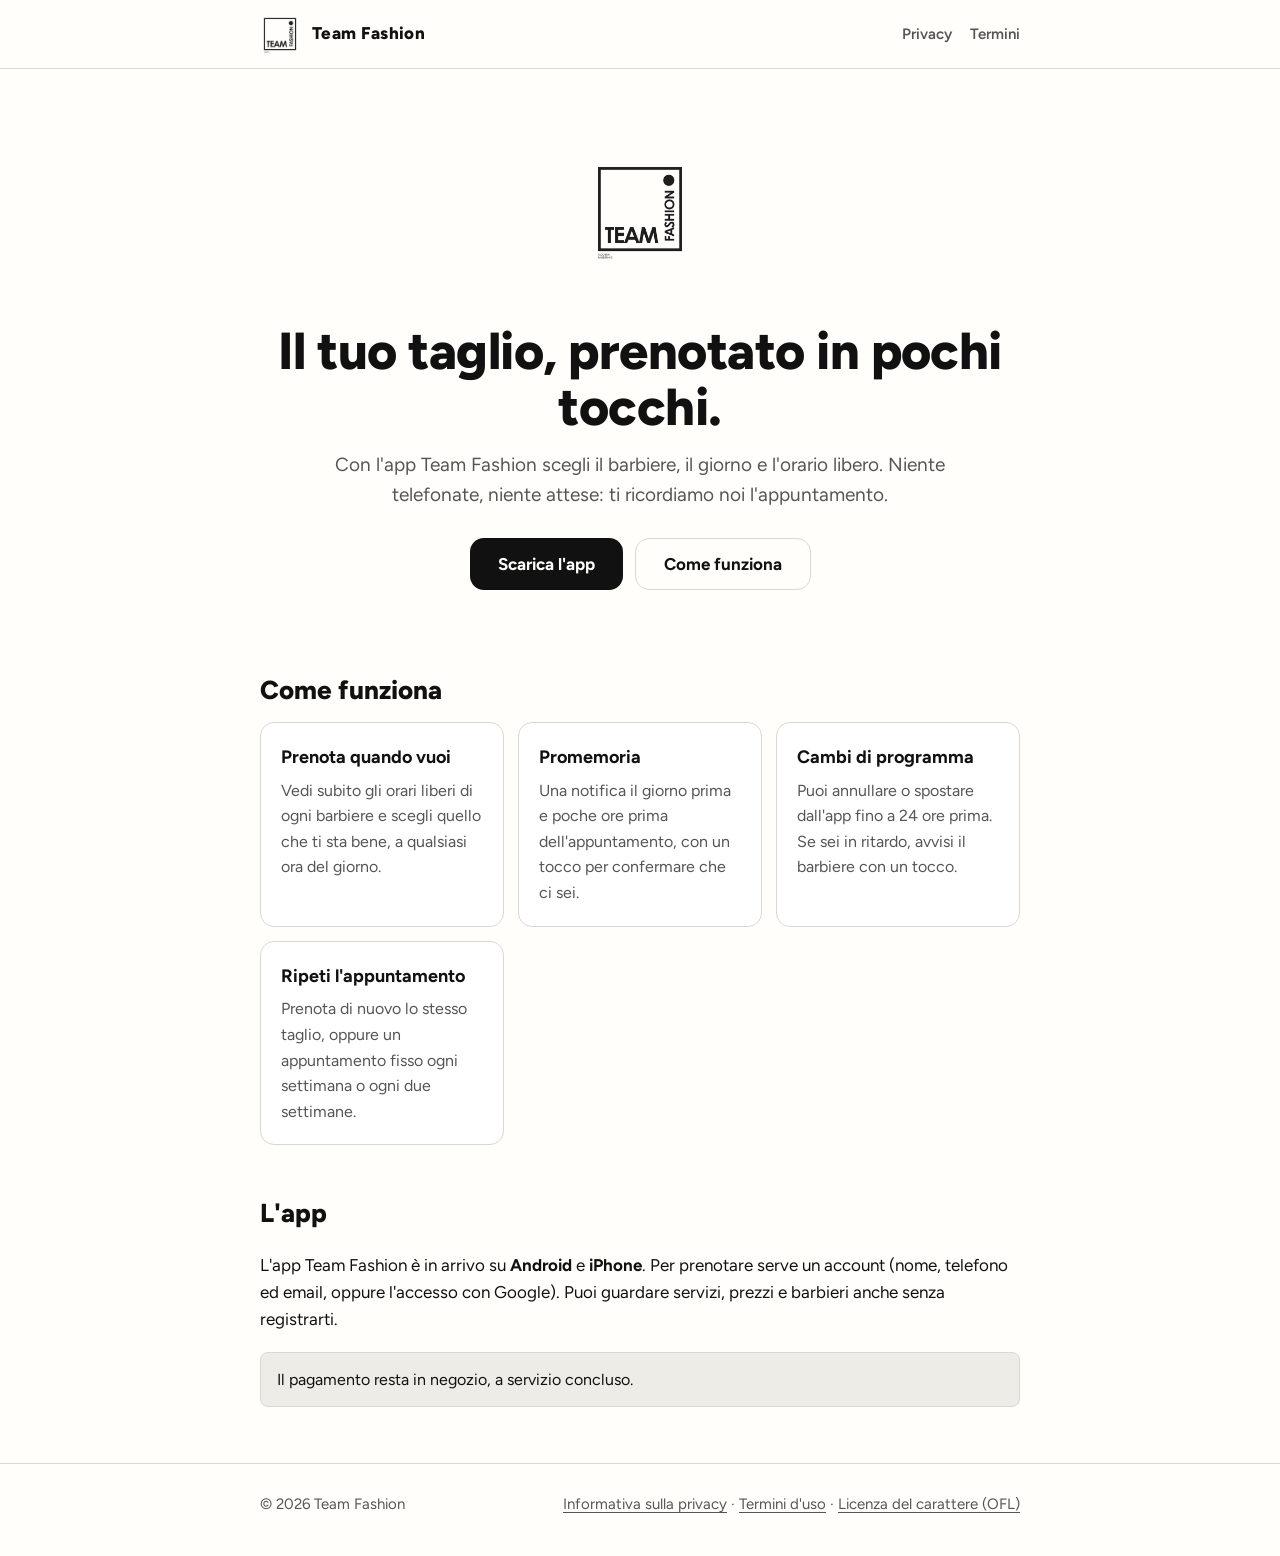
<file: index.html>
<!doctype html>
<html lang="it">
<head>
  <meta charset="utf-8">
  <meta name="viewport" content="width=device-width, initial-scale=1">
  <title>Team Fashion | Modern barbering</title>
  <meta name="description" content="Team Fashion: prenota il tuo taglio dall'app. Scegli il barbiere, il giorno e l'orario, e ricevi i promemoria.">
  <meta name="theme-color" content="#fffefa" media="(prefers-color-scheme: light)">
  <meta name="theme-color" content="#1a1a1c" media="(prefers-color-scheme: dark)">
  <link rel="icon" type="image/png" href="favicon.png">
  <link rel="stylesheet" href="style.css">
</head>
<body>
  <header class="top">
    <div class="wrap">
      <a class="brand" href="./"><img src="favicon.png" alt="" width="40" height="40"><span>Team Fashion</span></a>
      <nav class="links" aria-label="Pagine">
        <a href="privacy.html">Privacy</a>
        <a href="termini.html">Termini</a>
      </nav>
    </div>
  </header>

  <main>
    <section class="hero wrap">
      <img class="logo" src="logo.png" alt="Logo Team Fashion, Modern Barbering" width="168" height="168">
      <h1>Il tuo taglio, prenotato in pochi tocchi.</h1>
      <p class="lead">Con l'app Team Fashion scegli il barbiere, il giorno e l'orario libero. Niente telefonate, niente attese: ti ricordiamo noi l'appuntamento.</p>
      <div class="actions">
        <a class="button" href="#app">Scarica l'app</a>
        <a class="button ghost" href="#come-funziona">Come funziona</a>
      </div>
    </section>

    <section class="wrap" id="come-funziona" aria-labelledby="t-come">
      <h2 id="t-come">Come funziona</h2>
      <div class="grid">
        <article class="card"><h3>Prenota quando vuoi</h3><p>Vedi subito gli orari liberi di ogni barbiere e scegli quello che ti sta bene, a qualsiasi ora del giorno.</p></article>
        <article class="card"><h3>Promemoria</h3><p>Una notifica il giorno prima e poche ore prima dell'appuntamento, con un tocco per confermare che ci sei.</p></article>
        <article class="card"><h3>Cambi di programma</h3><p>Puoi annullare o spostare dall'app fino a 24 ore prima. Se sei in ritardo, avvisi il barbiere con un tocco.</p></article>
        <article class="card"><h3>Ripeti l'appuntamento</h3><p>Prenota di nuovo lo stesso taglio, oppure un appuntamento fisso ogni settimana o ogni due settimane.</p></article>
      </div>
    </section>

    <section class="wrap" id="app" aria-labelledby="t-app">
      <h2 id="t-app">L'app</h2>
      <p>L'app Team Fashion è in arrivo su <strong>Android</strong> e <strong>iPhone</strong>. Per prenotare serve un account (nome, telefono ed email, oppure l'accesso con Google). Puoi guardare servizi, prezzi e barbieri anche senza registrarti.</p>
      <div class="note">Il pagamento resta in negozio, a servizio concluso.</div>
    </section>
  </main>

  <footer>
    <div class="wrap">
      <span>&copy; 2026 Team Fashion</span>
      <span><a href="privacy.html">Informativa sulla privacy</a> &middot; <a href="termini.html">Termini d'uso</a> &middot; <a href="fonts/OFL.txt">Licenza del carattere (OFL)</a></span>
    </div>
  </footer>
</body>
</html>
</file>
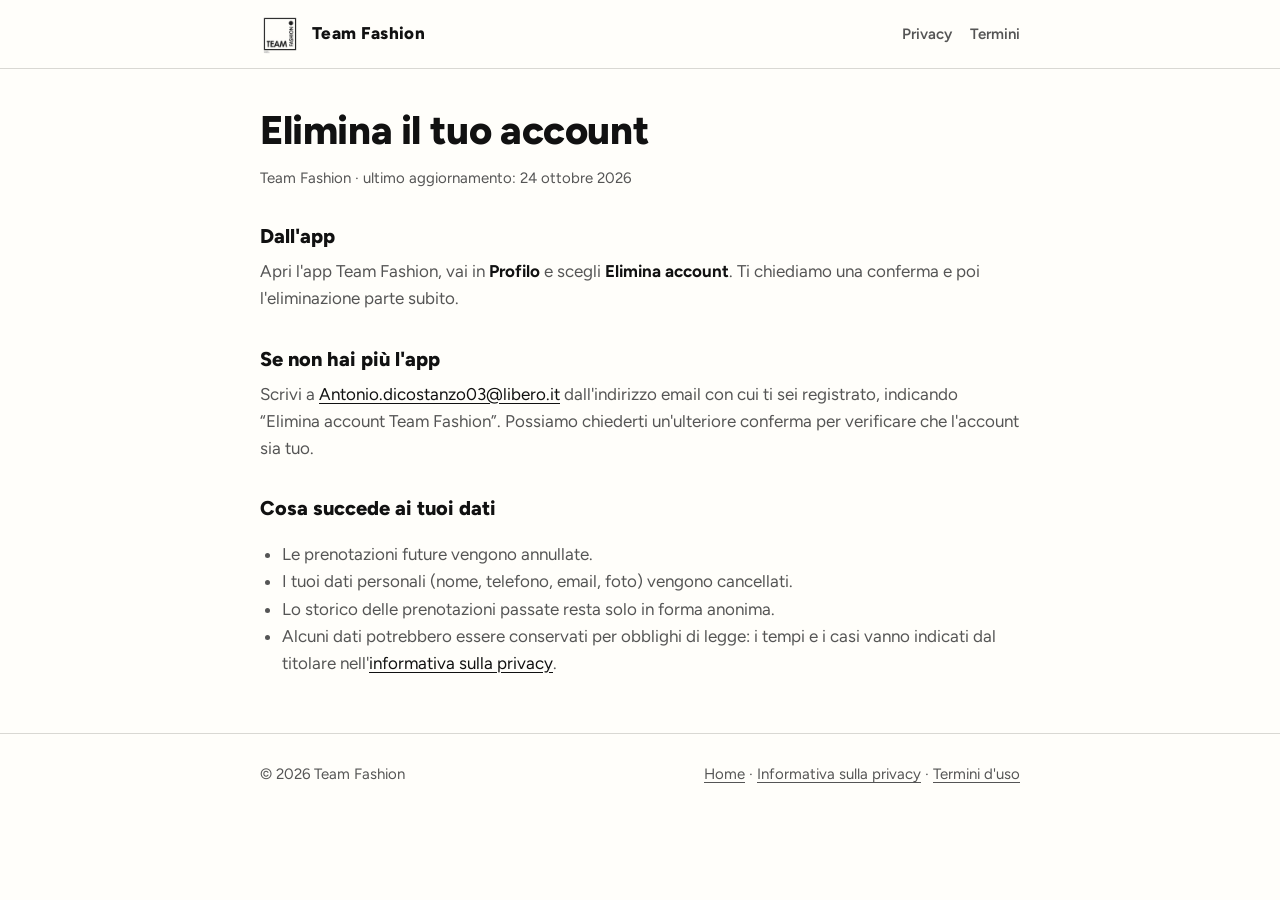
<file: elimina-account.html>
<!doctype html>
<html lang="it">
<head>
  <meta charset="utf-8">
  <meta name="viewport" content="width=device-width, initial-scale=1">
  <title>Elimina account | Team Fashion</title>
  <meta name="description" content="Come eliminare il tuo account Team Fashion e cosa succede ai tuoi dati.">
  <meta name="theme-color" content="#fffefa" media="(prefers-color-scheme: light)">
  <meta name="theme-color" content="#1a1a1c" media="(prefers-color-scheme: dark)">
  <link rel="icon" type="image/png" href="favicon.png">
  <link rel="stylesheet" href="style.css">
</head>
<body>
  <header class="top">
    <div class="wrap">
      <a class="brand" href="./"><img src="favicon.png" alt="" width="40" height="40"><span>Team Fashion</span></a>
      <nav class="links" aria-label="Pagine">
        <a href="privacy.html">Privacy</a>
        <a href="termini.html">Termini</a>
      </nav>
    </div>
  </header>

  <main class="wrap doc">
    <h1>Elimina il tuo account</h1>
    <p class="updated">Team Fashion &middot; ultimo aggiornamento: 24 ottobre 2026</p>

    <h2>Dall'app</h2>
    <p>Apri l'app Team Fashion, vai in <strong>Profilo</strong> e scegli <strong>Elimina account</strong>. Ti chiediamo una conferma e poi l'eliminazione parte subito.</p>

    <h2>Se non hai più l'app</h2>
    <p>Scrivi a <a href="mailto:Antonio.dicostanzo03@libero.it">Antonio.dicostanzo03@libero.it</a> dall'indirizzo email con cui ti sei registrato, indicando &ldquo;Elimina account Team Fashion&rdquo;. Possiamo chiederti un'ulteriore conferma per verificare che l'account sia tuo.</p>

    <h2>Cosa succede ai tuoi dati</h2>
    <ul>
      <li>Le prenotazioni future vengono annullate.</li>
      <li>I tuoi dati personali (nome, telefono, email, foto) vengono cancellati.</li>
      <li>Lo storico delle prenotazioni passate resta solo in forma anonima.</li>
      <li>Alcuni dati potrebbero essere conservati per obblighi di legge: i tempi e i casi vanno indicati dal titolare nell'<a href="privacy.html">informativa sulla privacy</a>.</li>
    </ul>
  </main>

  <footer>
    <div class="wrap">
      <span>&copy; 2026 Team Fashion</span>
      <span><a href="./">Home</a> &middot; <a href="privacy.html">Informativa sulla privacy</a> &middot; <a href="termini.html">Termini d'uso</a></span>
    </div>
  </footer>
</body>
</html>
</file>
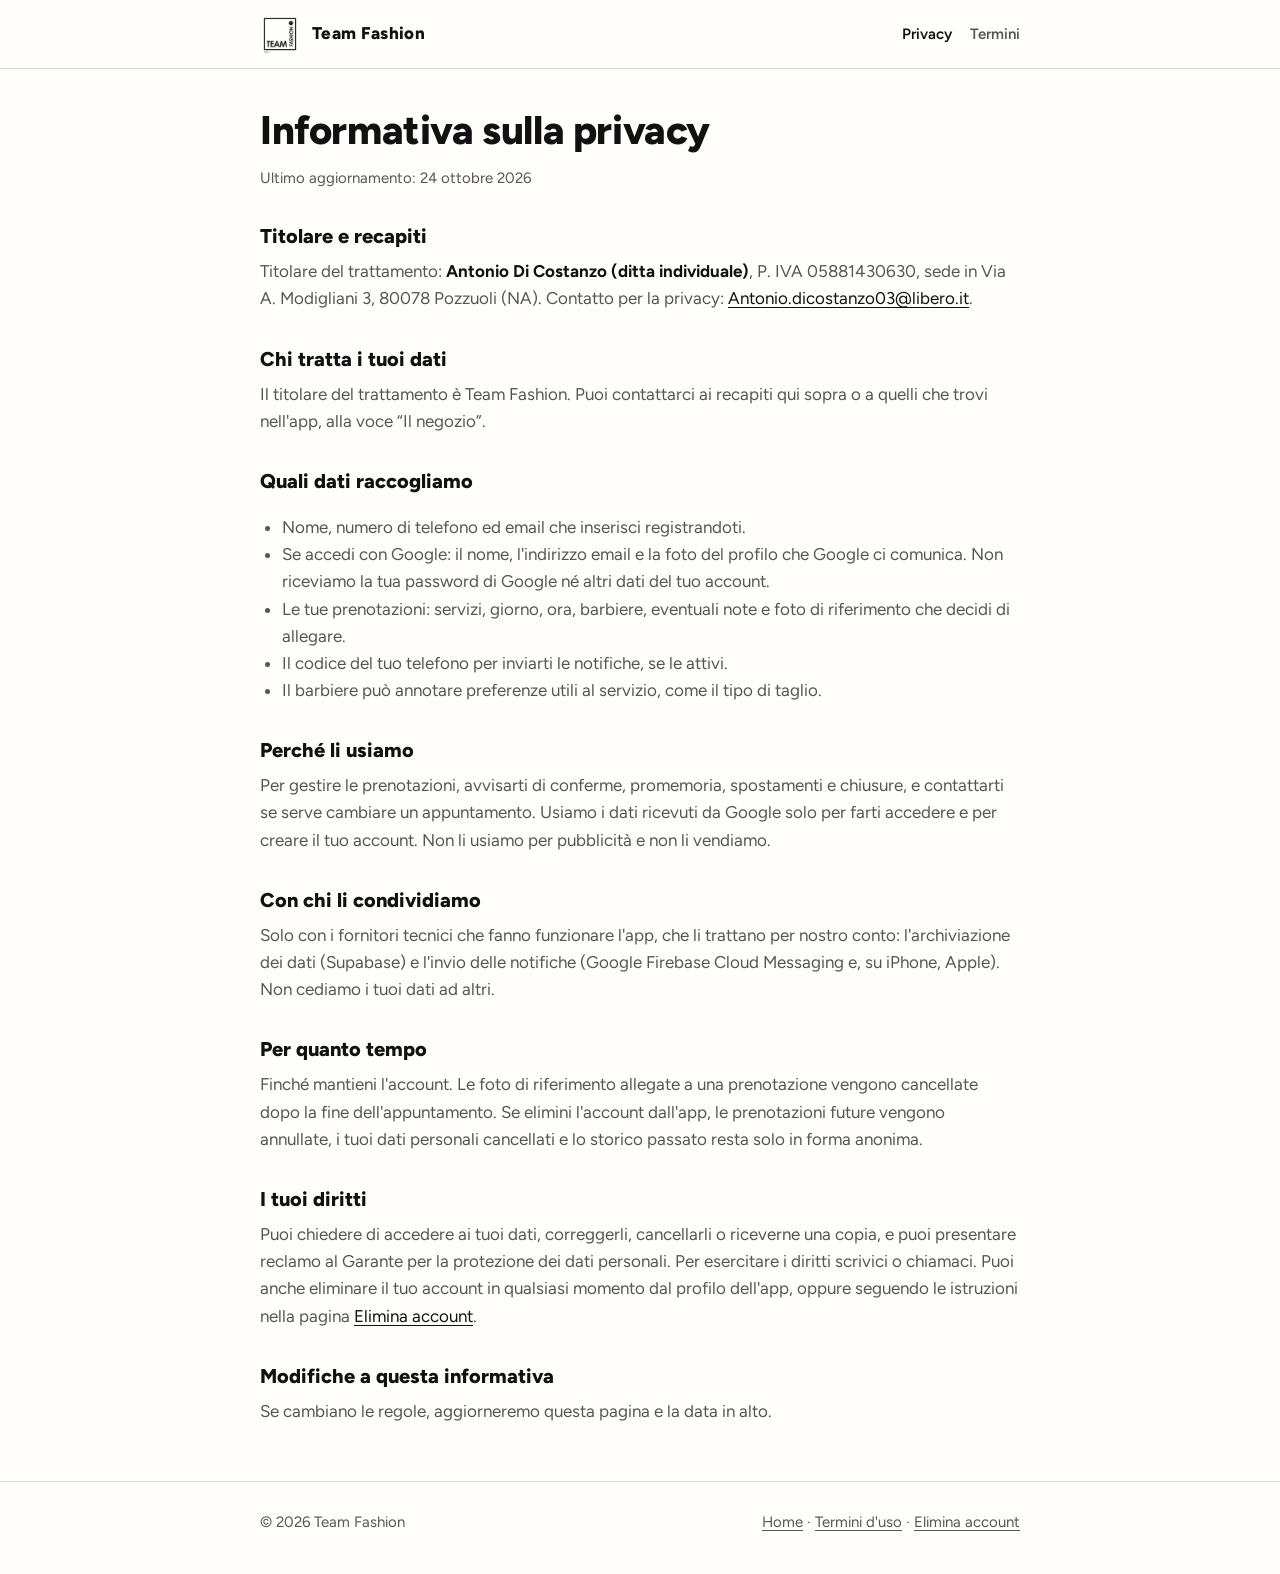
<file: privacy.html>
<!doctype html>
<html lang="it">
<head>
  <meta charset="utf-8">
  <meta name="viewport" content="width=device-width, initial-scale=1">
  <title>Informativa sulla privacy | Team Fashion</title>
  <meta name="description" content="Come Team Fashion tratta i dati personali di chi usa l'app di prenotazione.">
  <meta name="theme-color" content="#fffefa" media="(prefers-color-scheme: light)">
  <meta name="theme-color" content="#1a1a1c" media="(prefers-color-scheme: dark)">
  <link rel="icon" type="image/png" href="favicon.png">
  <link rel="stylesheet" href="style.css">
</head>
<body>
  <header class="top">
    <div class="wrap">
      <a class="brand" href="./"><img src="favicon.png" alt="" width="40" height="40"><span>Team Fashion</span></a>
      <nav class="links" aria-label="Pagine">
        <a href="privacy.html" aria-current="page">Privacy</a>
        <a href="termini.html">Termini</a>
      </nav>
    </div>
  </header>

  <main class="wrap doc">
    <h1>Informativa sulla privacy</h1>
    <p class="updated">Ultimo aggiornamento: 24 ottobre 2026</p>

    <h2>Titolare e recapiti</h2>
    <p>Titolare del trattamento: <strong>Antonio Di Costanzo (ditta individuale)</strong>, P. IVA 05881430630, sede in Via A. Modigliani 3, 80078 Pozzuoli (NA). Contatto per la privacy: <a href="mailto:Antonio.dicostanzo03@libero.it">Antonio.dicostanzo03@libero.it</a>.</p>

    <h2>Chi tratta i tuoi dati</h2>
    <p>Il titolare del trattamento è Team Fashion. Puoi contattarci ai recapiti qui sopra o a quelli che trovi nell'app, alla voce &ldquo;Il negozio&rdquo;.</p>

    <h2>Quali dati raccogliamo</h2>
    <ul>
      <li>Nome, numero di telefono ed email che inserisci registrandoti.</li>
      <li>Se accedi con Google: il nome, l'indirizzo email e la foto del profilo che Google ci comunica. Non riceviamo la tua password di Google né altri dati del tuo account.</li>
      <li>Le tue prenotazioni: servizi, giorno, ora, barbiere, eventuali note e foto di riferimento che decidi di allegare.</li>
      <li>Il codice del tuo telefono per inviarti le notifiche, se le attivi.</li>
      <li>Il barbiere può annotare preferenze utili al servizio, come il tipo di taglio.</li>
    </ul>

    <h2>Perché li usiamo</h2>
    <p>Per gestire le prenotazioni, avvisarti di conferme, promemoria, spostamenti e chiusure, e contattarti se serve cambiare un appuntamento. Usiamo i dati ricevuti da Google solo per farti accedere e per creare il tuo account. Non li usiamo per pubblicità e non li vendiamo.</p>

    <h2>Con chi li condividiamo</h2>
    <p>Solo con i fornitori tecnici che fanno funzionare l'app, che li trattano per nostro conto: l'archiviazione dei dati (Supabase) e l'invio delle notifiche (Google Firebase Cloud Messaging e, su iPhone, Apple). Non cediamo i tuoi dati ad altri.</p>

    <h2>Per quanto tempo</h2>
    <p>Finché mantieni l'account. Le foto di riferimento allegate a una prenotazione vengono cancellate dopo la fine dell'appuntamento. Se elimini l'account dall'app, le prenotazioni future vengono annullate, i tuoi dati personali cancellati e lo storico passato resta solo in forma anonima.</p>

    <h2>I tuoi diritti</h2>
    <p>Puoi chiedere di accedere ai tuoi dati, correggerli, cancellarli o riceverne una copia, e puoi presentare reclamo al Garante per la protezione dei dati personali. Per esercitare i diritti scrivici o chiamaci. Puoi anche eliminare il tuo account in qualsiasi momento dal profilo dell'app, oppure seguendo le istruzioni nella pagina <a href="elimina-account.html">Elimina account</a>.</p>

    <h2>Modifiche a questa informativa</h2>
    <p>Se cambiano le regole, aggiorneremo questa pagina e la data in alto.</p>
  </main>

  <footer>
    <div class="wrap">
      <span>&copy; 2026 Team Fashion</span>
      <span><a href="./">Home</a> &middot; <a href="termini.html">Termini d'uso</a> &middot; <a href="elimina-account.html">Elimina account</a></span>
    </div>
  </footer>
</body>
</html>
</file>
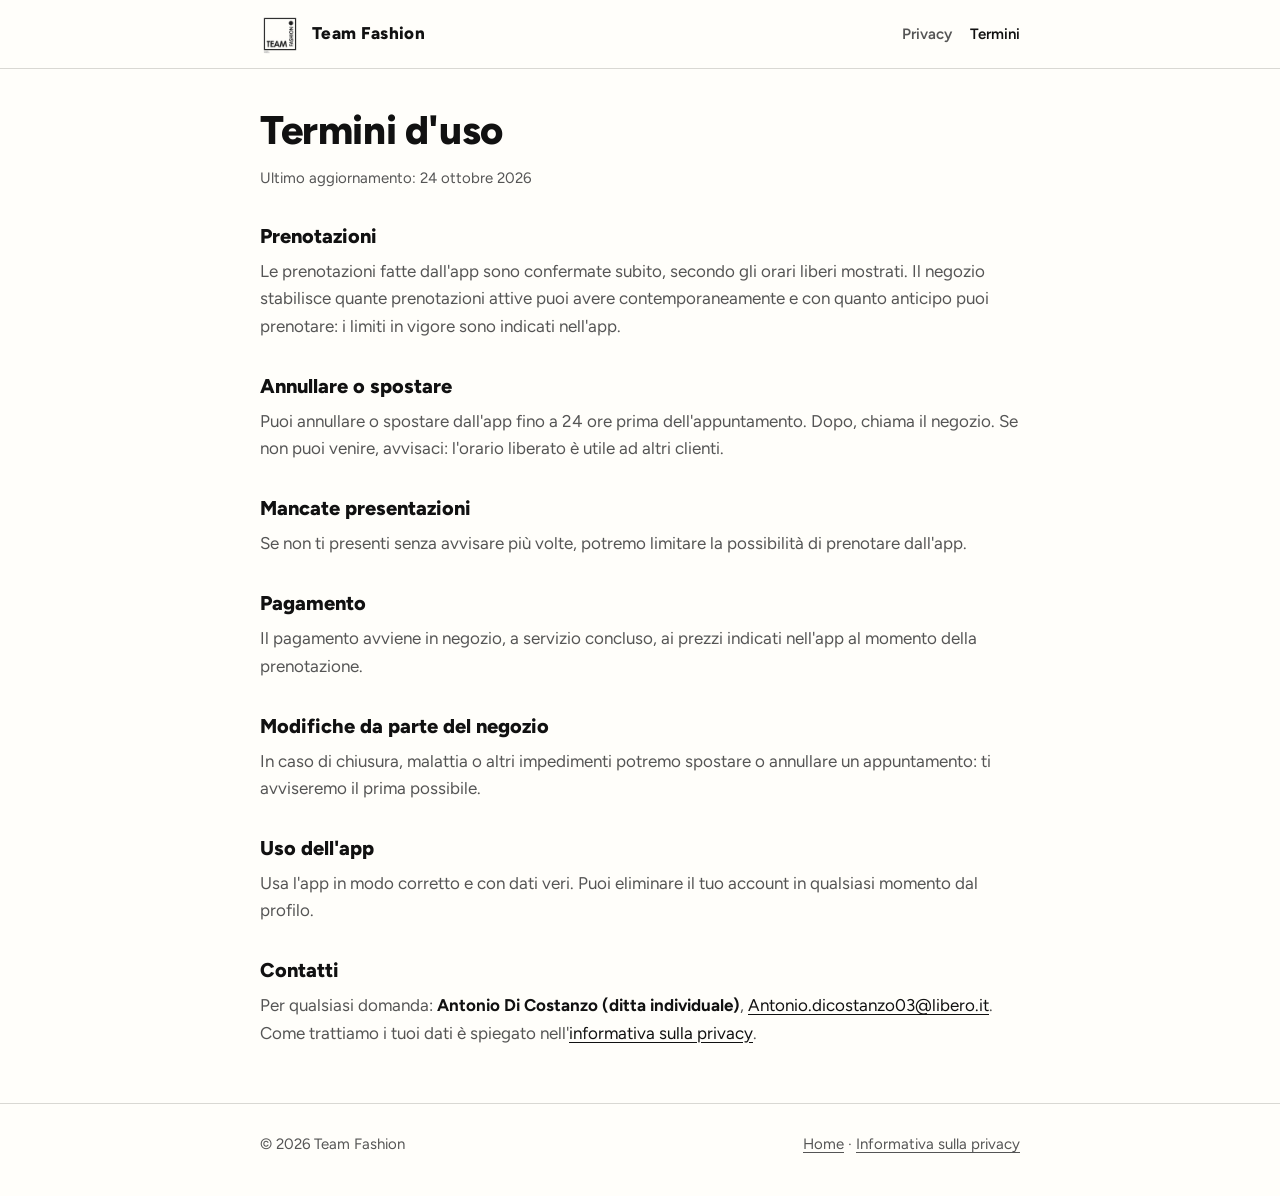
<file: termini.html>
<!doctype html>
<html lang="it">
<head>
  <meta charset="utf-8">
  <meta name="viewport" content="width=device-width, initial-scale=1">
  <title>Termini d'uso | Team Fashion</title>
  <meta name="description" content="Le regole per prenotare, annullare e spostare gli appuntamenti con l'app Team Fashion.">
  <meta name="theme-color" content="#fffefa" media="(prefers-color-scheme: light)">
  <meta name="theme-color" content="#1a1a1c" media="(prefers-color-scheme: dark)">
  <link rel="icon" type="image/png" href="favicon.png">
  <link rel="stylesheet" href="style.css">
</head>
<body>
  <header class="top">
    <div class="wrap">
      <a class="brand" href="./"><img src="favicon.png" alt="" width="40" height="40"><span>Team Fashion</span></a>
      <nav class="links" aria-label="Pagine">
        <a href="privacy.html">Privacy</a>
        <a href="termini.html" aria-current="page">Termini</a>
      </nav>
    </div>
  </header>

  <main class="wrap doc">
    <h1>Termini d'uso</h1>
    <p class="updated">Ultimo aggiornamento: 24 ottobre 2026</p>

    <h2>Prenotazioni</h2>
    <p>Le prenotazioni fatte dall'app sono confermate subito, secondo gli orari liberi mostrati. Il negozio stabilisce quante prenotazioni attive puoi avere contemporaneamente e con quanto anticipo puoi prenotare: i limiti in vigore sono indicati nell'app.</p>

    <h2>Annullare o spostare</h2>
    <p>Puoi annullare o spostare dall'app fino a 24 ore prima dell'appuntamento. Dopo, chiama il negozio. Se non puoi venire, avvisaci: l'orario liberato è utile ad altri clienti.</p>

    <h2>Mancate presentazioni</h2>
    <p>Se non ti presenti senza avvisare più volte, potremo limitare la possibilità di prenotare dall'app.</p>

    <h2>Pagamento</h2>
    <p>Il pagamento avviene in negozio, a servizio concluso, ai prezzi indicati nell'app al momento della prenotazione.</p>

    <h2>Modifiche da parte del negozio</h2>
    <p>In caso di chiusura, malattia o altri impedimenti potremo spostare o annullare un appuntamento: ti avviseremo il prima possibile.</p>

    <h2>Uso dell'app</h2>
    <p>Usa l'app in modo corretto e con dati veri. Puoi eliminare il tuo account in qualsiasi momento dal profilo.</p>

    <h2>Contatti</h2>
    <p>Per qualsiasi domanda: <strong>Antonio Di Costanzo (ditta individuale)</strong>, <a href="mailto:Antonio.dicostanzo03@libero.it">Antonio.dicostanzo03@libero.it</a>. Come trattiamo i tuoi dati è spiegato nell'<a href="privacy.html">informativa sulla privacy</a>.</p>
  </main>

  <footer>
    <div class="wrap">
      <span>&copy; 2026 Team Fashion</span>
      <span><a href="./">Home</a> &middot; <a href="privacy.html">Informativa sulla privacy</a></span>
    </div>
  </footer>
</body>
</html>
</file>
<file: style.css>
/* Team Fashion: stessi colori e carattere dell'app (nero e bianco sporco, accento ottone, Figtree). */
@font-face {
  font-family: "Figtree";
  src: url("fonts/figtree.ttf") format("truetype");
  font-weight: 300 900;
  font-display: swap;
}

:root {
  --bg: #fffefa;
  --surface: #ffffff;
  --surface-variant: #edece7;
  --text: #111111;
  --text-muted: #555555;
  --outline: #d9d8d3;
  --accent: #7a5000;
  --button: #111111;
  --on-button: #fffefa;
  --logo-bg: transparent;
  --radius: 14px;
}

@media (prefers-color-scheme: dark) {
  :root {
    --bg: #1a1a1c;
    --surface: #242426;
    --surface-variant: #2f2f32;
    --text: #fffefa;
    --text-muted: #b8b8bc;
    --outline: #454548;
    --accent: #e6b450;
    --button: #fffefa;
    --on-button: #111111;
    --logo-bg: #fffefa;
  }
}

* { box-sizing: border-box; }
html { -webkit-text-size-adjust: 100%; }

body {
  margin: 0;
  background: var(--bg);
  color: var(--text);
  font-family: "Figtree", system-ui, -apple-system, "Segoe UI", sans-serif;
  font-size: 17px;
  line-height: 1.6;
}

a { color: var(--text); text-underline-offset: 3px; }
a:hover { color: var(--accent); }
a:focus-visible, .button:focus-visible { outline: 3px solid var(--accent); outline-offset: 3px; border-radius: 6px; }

.wrap { width: min(100% - 40px, 760px); margin-inline: auto; }

header.top {
  border-bottom: 1px solid var(--outline);
}
header.top .wrap {
  display: flex; align-items: center; justify-content: space-between; gap: 16px;
  padding-block: 14px;
}
.brand { display: flex; align-items: center; gap: 12px; text-decoration: none; font-weight: 800; letter-spacing: .02em; }
.brand img { width: 40px; height: 40px; border-radius: 8px; background: var(--logo-bg); }
nav.links { display: flex; gap: 18px; font-size: 15px; font-weight: 600; }
nav.links a { text-decoration: none; color: var(--text-muted); }
nav.links a:hover, nav.links a[aria-current="page"] { color: var(--text); }

.hero { padding-block: 56px 40px; text-align: center; }
.hero img.logo { width: 168px; height: 168px; margin-bottom: 22px; border-radius: 22px; background: var(--logo-bg); }
h1 { margin: 0 0 14px; font-size: clamp(34px, 7vw, 52px); line-height: 1.08; font-weight: 800; letter-spacing: -.01em; }
.lead { margin: 0 auto 28px; max-width: 34em; color: var(--text-muted); font-size: 19px; }

.button {
  display: inline-flex; align-items: center; justify-content: center;
  min-height: 52px; padding: 0 28px; border-radius: var(--radius);
  background: var(--button); color: var(--on-button);
  font-weight: 700; font-size: 17px; text-decoration: none; border: 0;
}
.button.ghost { background: transparent; color: var(--text); border: 1.5px solid var(--outline); }
.actions { display: flex; flex-wrap: wrap; gap: 12px; justify-content: center; }

.grid { display: grid; gap: 14px; grid-template-columns: repeat(auto-fit, minmax(220px, 1fr)); margin-block: 8px 48px; }
.card { background: var(--surface); border: 1px solid var(--outline); border-radius: var(--radius); padding: 20px; }
.card h3 { margin: 0 0 6px; font-size: 18px; }
.card p { margin: 0; color: var(--text-muted); font-size: 16px; }

h2 { margin: 40px 0 10px; font-size: 26px; font-weight: 800; }
.doc h1 { font-size: clamp(30px, 6vw, 40px); margin-top: 40px; }
.doc h2 { font-size: 20px; margin: 30px 0 6px; }
.doc p, .doc li { color: var(--text-muted); }
.doc p { margin: 0 0 12px; }
.doc ul { padding-left: 22px; }
.doc strong { color: var(--text); }
.updated { color: var(--text-muted); font-size: 15px; margin: 0 0 24px; }

.note {
  background: var(--surface-variant); border: 1px solid var(--outline);
  border-radius: 8px; padding: 14px 16px; margin: 18px 0; color: var(--text); font-size: 16px;
}

footer { border-top: 1px solid var(--outline); margin-top: 56px; padding-block: 28px 40px; color: var(--text-muted); font-size: 15px; }
footer .wrap { display: flex; flex-wrap: wrap; gap: 8px 20px; justify-content: space-between; }
footer a { color: var(--text-muted); }

@media (prefers-reduced-motion: no-preference) {
  .button { transition: transform .12s ease, opacity .12s ease; }
  .button:active { transform: scale(.98); opacity: .9; }
}
</file>
